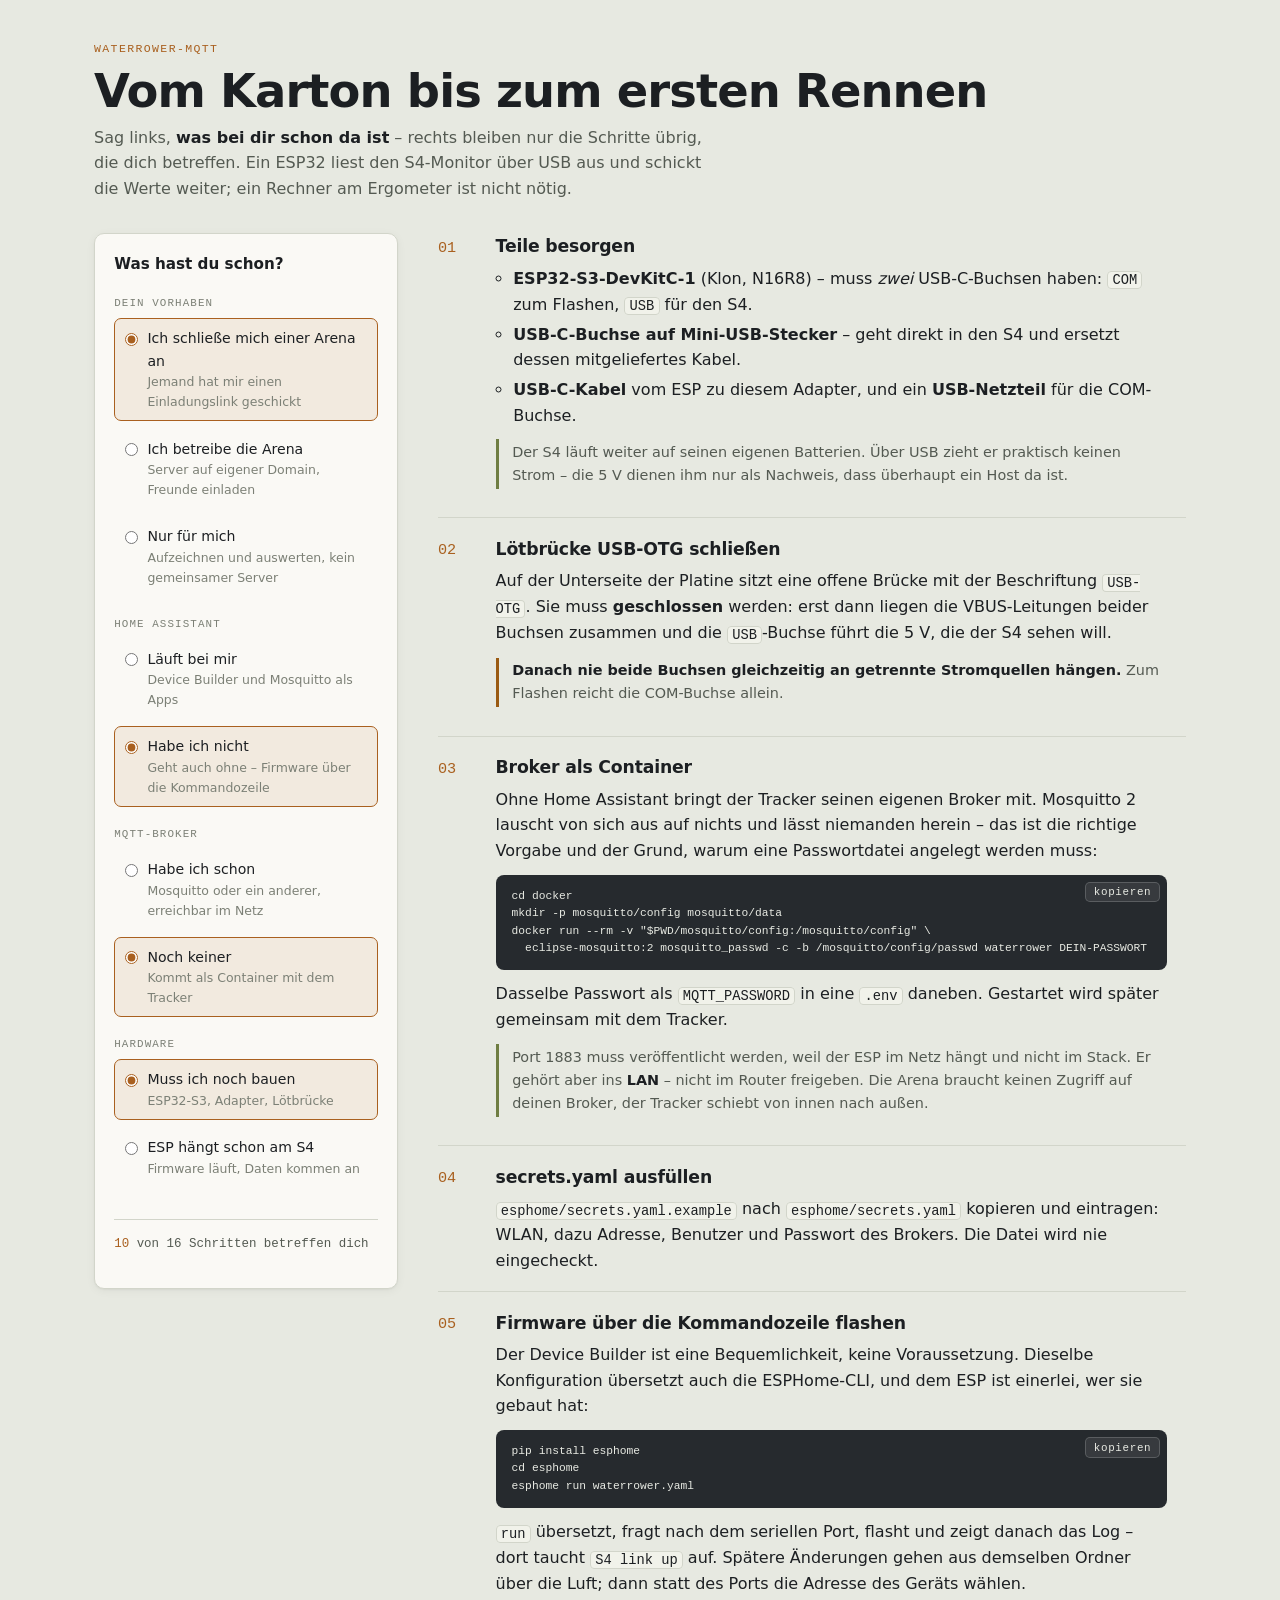
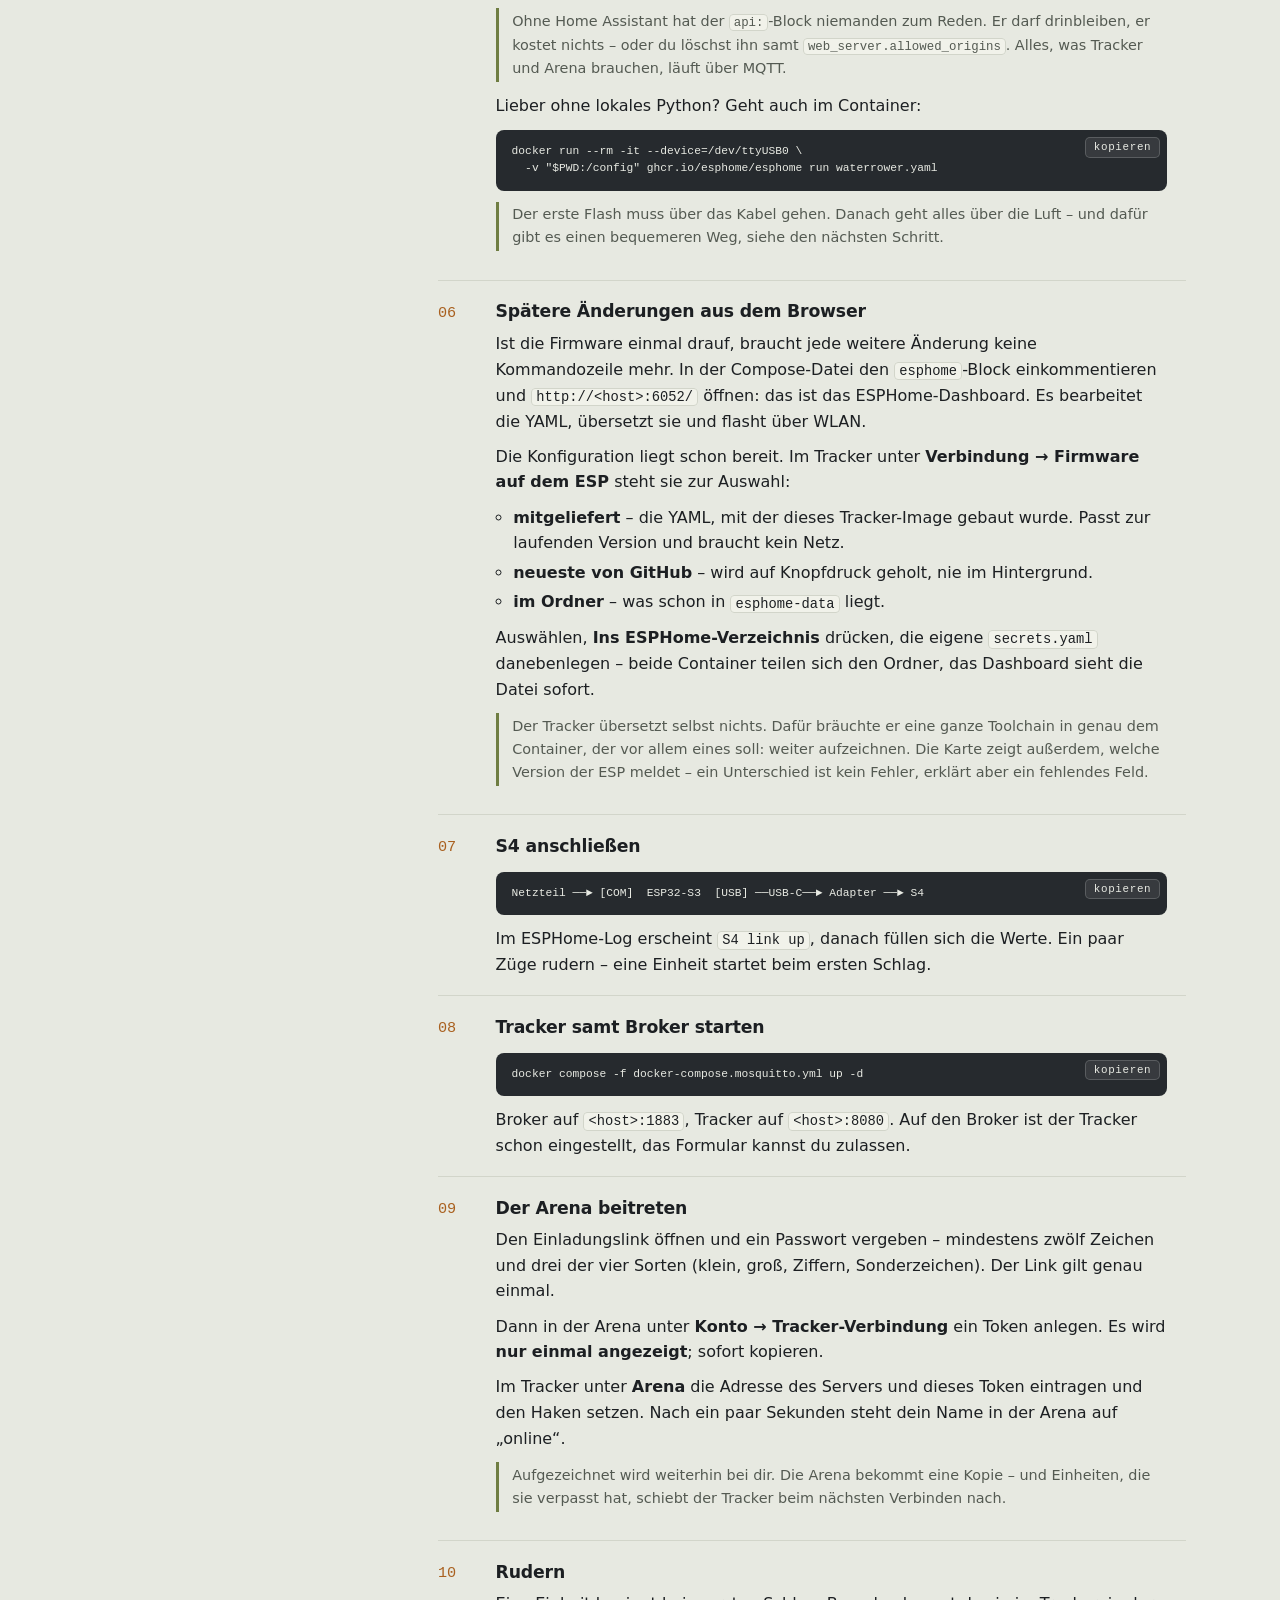
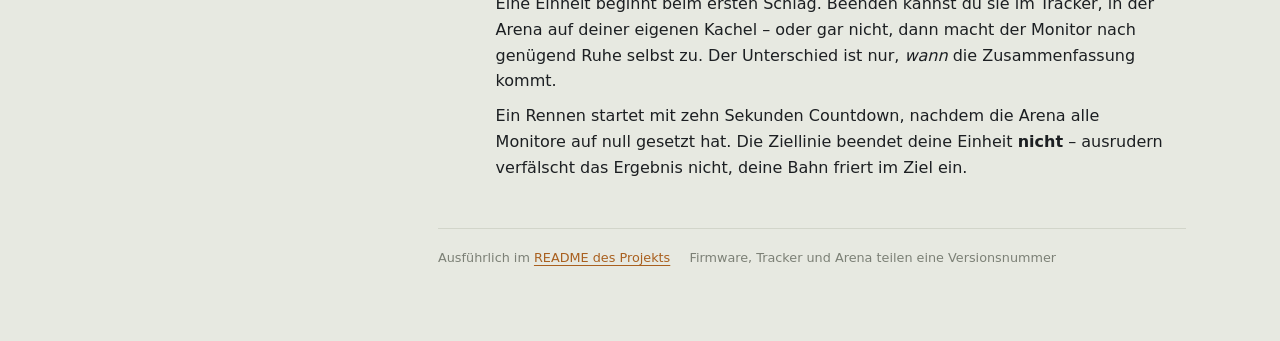
<file: docs/index.html>
<!doctype html>
<html lang="de">
<head>
<meta charset="utf-8">
<title>WaterRower Einrichtung</title>
<link rel="canonical" href="setup.html">
<meta http-equiv="refresh" content="0; url=setup.html">
<style>
  body { font: 16px/1.6 system-ui, sans-serif; margin: 12vh auto; max-width: 32rem;
         padding: 0 1.5rem; color: #1c1f22; background: #faf9f5; }
  a { color: #a9601f; }
  @media (prefers-color-scheme: dark) {
    body { color: #e8eae3; background: #14171a; }
    a { color: #e2a76a; }
  }
</style>
</head>
<body>
  <h1>WaterRower</h1>
  <p>Die Einrichtung liegt unter <a href="setup.html">setup.html</a> &ndash;
     dorthin wird gleich weitergeleitet.</p>
  <p><a href="https://github.com/MojoOne1/waterrower-mqtt">Zum Repository</a></p>
</body>
</html>
</file>
